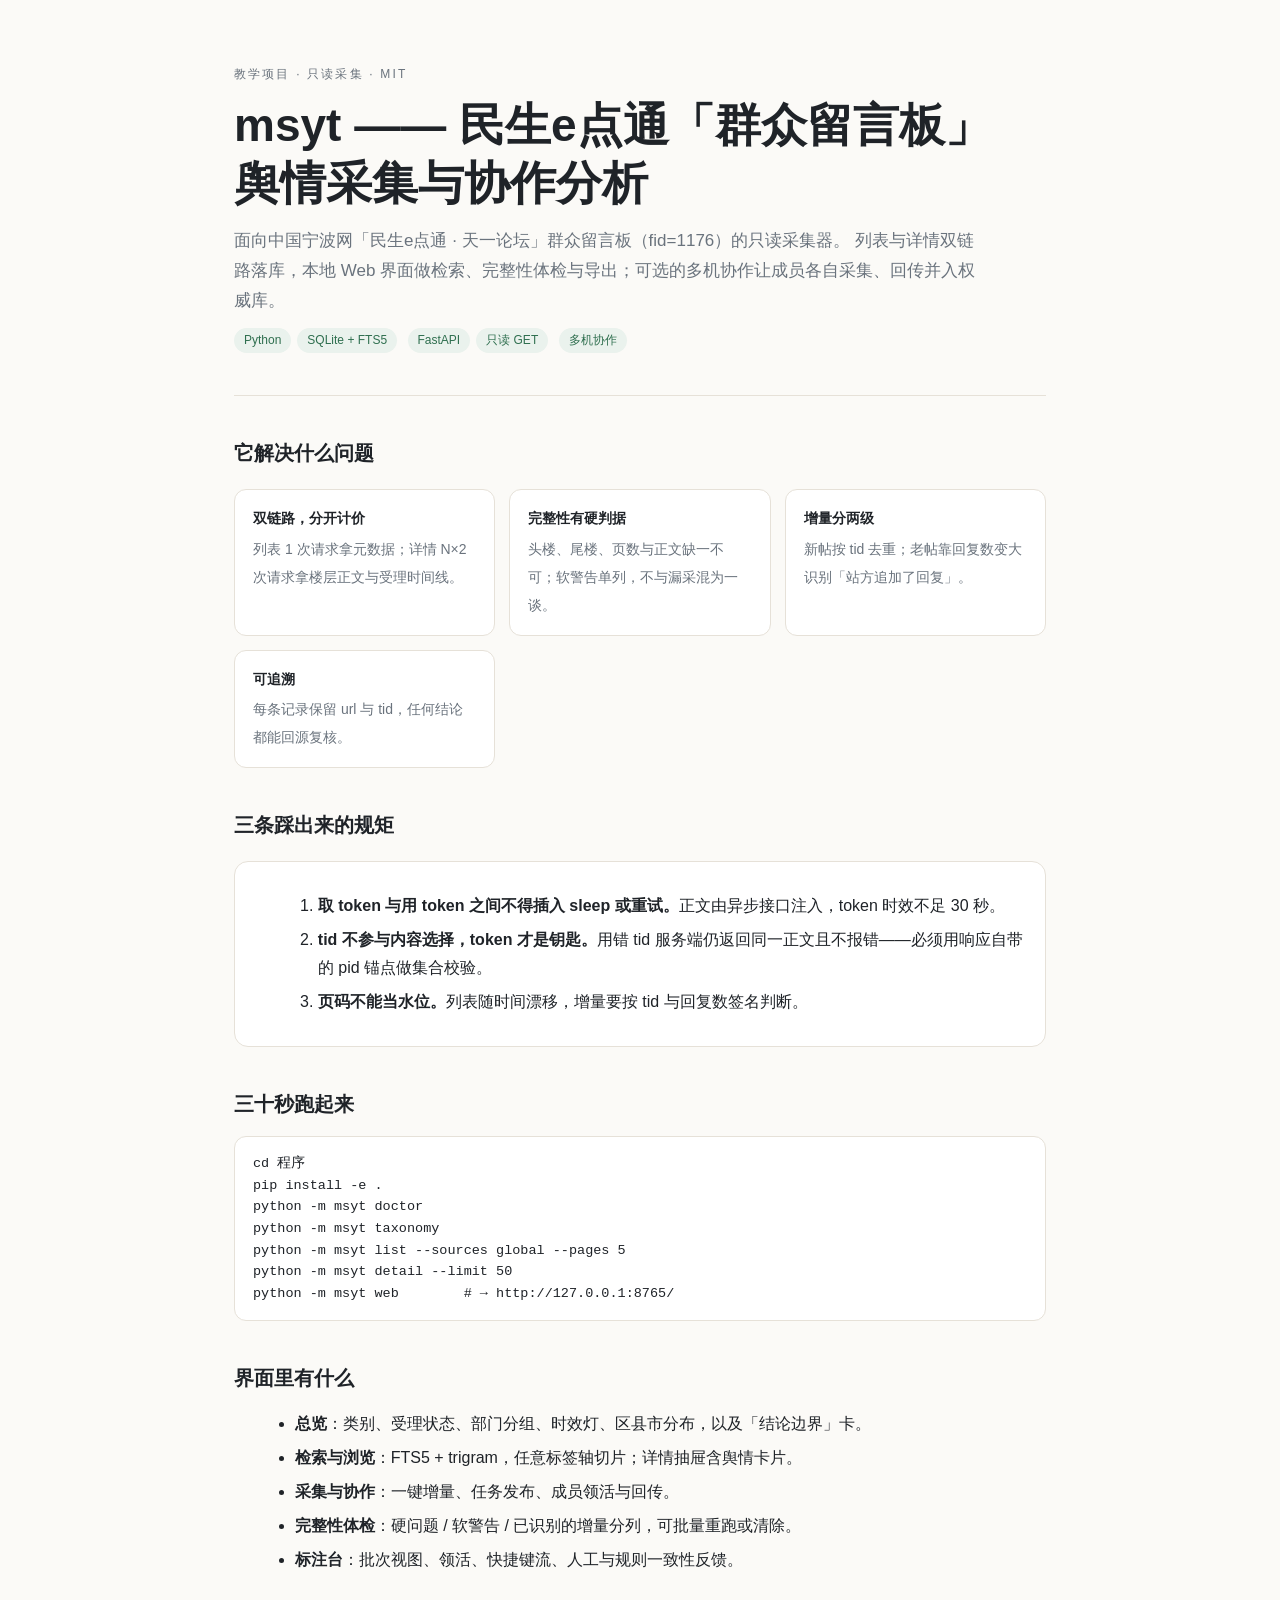
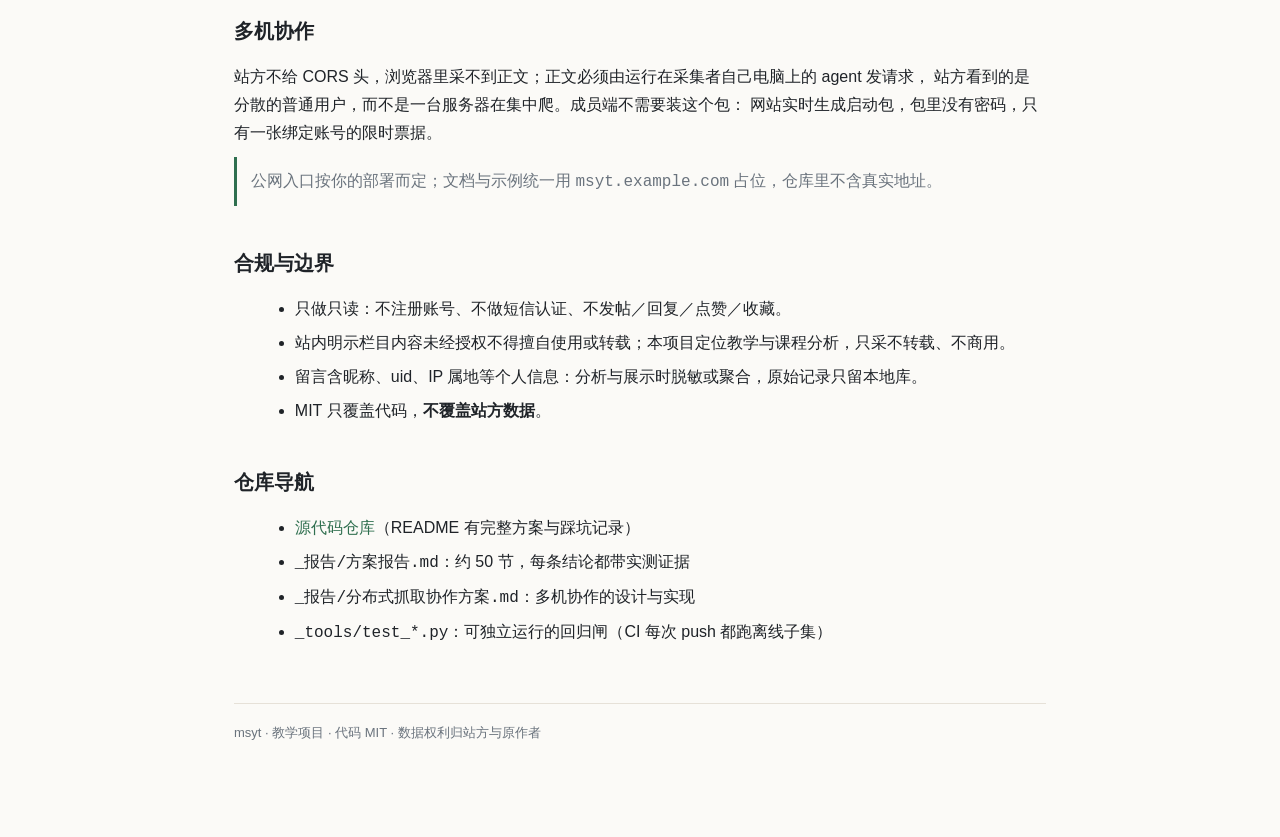
<file: docs/index.html>
<!doctype html>
<html lang="zh-CN">
<head>
<meta charset="utf-8">
<meta name="viewport" content="width=device-width, initial-scale=1">
<title>msyt · 民生e点通舆情采集器</title>
<meta name="description" content="教学用的地方论坛舆情采集与协作分析系统：只读采集、双链路落库、本地 Web 检索与完整性体检。">
<style>
:root{
  --bg:#fbfaf7; --fg:#1f2328; --muted:#6a737d; --line:#e6e1d8;
  --accent:#2f6f4f; --accent-soft:#eaf2ed; --card:#fff;
}
@media (prefers-color-scheme: dark){
  :root{ --bg:#14161a; --fg:#e8e6e1; --muted:#9aa3ad; --line:#2a2f36;
         --accent:#7fbf9b; --accent-soft:#1b2a22; --card:#1a1d22; }
}
*{box-sizing:border-box}
body{margin:0;background:var(--bg);color:var(--fg);
  font:16px/1.75 -apple-system,"Segoe UI","Noto Sans SC","PingFang SC",sans-serif;}
.wrap{max-width:860px;margin:0 auto;padding:64px 24px 96px}
.eyebrow{letter-spacing:.18em;font-size:12px;color:var(--muted);text-transform:uppercase}
h1{font-size:clamp(30px,5vw,46px);line-height:1.25;margin:12px 0 14px;font-weight:700}
.lede{color:var(--muted);font-size:17px;max-width:44em}
.rule{height:1px;background:var(--line);margin:36px 0}
h2{font-size:20px;margin:40px 0 14px;font-weight:650}
h3{font-size:16px;margin:22px 0 8px;font-weight:600}
p{margin:10px 0}
ul,ol{margin:10px 0 10px 1.3em}
li{margin:6px 0}
.card{background:var(--card);border:1px solid var(--line);border-radius:14px;padding:20px 22px;margin:18px 0}
.grid{display:grid;grid-template-columns:repeat(auto-fit,minmax(220px,1fr));gap:14px;margin:18px 0}
.cell{background:var(--card);border:1px solid var(--line);border-radius:12px;padding:16px 18px}
.cell b{display:block;font-size:14px;margin-bottom:4px}
.cell span{color:var(--muted);font-size:14px}
code,pre{font-family:ui-monospace,"Cascadia Code",Consolas,monospace}
pre{background:var(--card);border:1px solid var(--line);border-radius:12px;
  padding:16px 18px;overflow:auto;font-size:13.5px;line-height:1.6}
.tag{display:inline-block;background:var(--accent-soft);color:var(--accent);
  border-radius:999px;padding:2px 10px;font-size:12px;margin:0 6px 6px 0}
.note{border-left:3px solid var(--accent);padding:10px 0 10px 14px;color:var(--muted)}
footer{margin-top:56px;padding-top:18px;border-top:1px solid var(--line);
  color:var(--muted);font-size:13px}
a{color:var(--accent);text-decoration:none;border-bottom:1px solid transparent}
a:hover{border-bottom-color:var(--accent)}
</style>
</head>
<body>
<div class="wrap">

  <div class="eyebrow">教学项目 · 只读采集 · MIT</div>
  <h1>msyt —— 民生e点通「群众留言板」<br>舆情采集与协作分析</h1>
  <p class="lede">面向中国宁波网「民生e点通 · 天一论坛」群众留言板（fid=1176）的只读采集器。
  列表与详情双链路落库，本地 Web 界面做检索、完整性体检与导出；可选的多机协作让成员各自采集、回传并入权威库。</p>

  <p>
    <span class="tag">Python</span><span class="tag">SQLite + FTS5</span>
    <span class="tag">FastAPI</span><span class="tag">只读 GET</span>
    <span class="tag">多机协作</span>
  </p>

  <div class="rule"></div>

  <h2>它解决什么问题</h2>
  <div class="grid">
    <div class="cell"><b>双链路，分开计价</b><span>列表 1 次请求拿元数据；详情 N×2 次请求拿楼层正文与受理时间线。</span></div>
    <div class="cell"><b>完整性有硬判据</b><span>头楼、尾楼、页数与正文缺一不可；软警告单列，不与漏采混为一谈。</span></div>
    <div class="cell"><b>增量分两级</b><span>新帖按 tid 去重；老帖靠回复数变大识别「站方追加了回复」。</span></div>
    <div class="cell"><b>可追溯</b><span>每条记录保留 url 与 tid，任何结论都能回源复核。</span></div>
  </div>

  <h2>三条踩出来的规矩</h2>
  <div class="card">
    <ol>
      <li><b>取 token 与用 token 之间不得插入 sleep 或重试。</b>正文由异步接口注入，token 时效不足 30 秒。</li>
      <li><b>tid 不参与内容选择，token 才是钥匙。</b>用错 tid 服务端仍返回同一正文且不报错——必须用响应自带的 pid 锚点做集合校验。</li>
      <li><b>页码不能当水位。</b>列表随时间漂移，增量要按 tid 与回复数签名判断。</li>
    </ol>
  </div>

  <h2>三十秒跑起来</h2>
<pre>cd 程序
pip install -e .
python -m msyt doctor
python -m msyt taxonomy
python -m msyt list --sources global --pages 5
python -m msyt detail --limit 50
python -m msyt web        # → http://127.0.0.1:8765/</pre>

  <h2>界面里有什么</h2>
  <ul>
    <li><b>总览</b>：类别、受理状态、部门分组、时效灯、区县市分布，以及「结论边界」卡。</li>
    <li><b>检索与浏览</b>：FTS5 + trigram，任意标签轴切片；详情抽屉含舆情卡片。</li>
    <li><b>采集与协作</b>：一键增量、任务发布、成员领活与回传。</li>
    <li><b>完整性体检</b>：硬问题 / 软警告 / 已识别的增量分列，可批量重跑或清除。</li>
    <li><b>标注台</b>：批次视图、领活、快捷键流、人工与规则一致性反馈。</li>
  </ul>

  <h2>多机协作</h2>
  <p>站方不给 CORS 头，浏览器里采不到正文；正文必须由运行在采集者自己电脑上的 agent 发请求，
  站方看到的是分散的普通用户，而不是一台服务器在集中爬。成员端不需要装这个包：
  网站实时生成启动包，包里没有密码，只有一张绑定账号的限时票据。</p>
  <p class="note">公网入口按你的部署而定；文档与示例统一用 <code>msyt.example.com</code> 占位，仓库里不含真实地址。</p>

  <h2>合规与边界</h2>
  <ul>
    <li>只做只读：不注册账号、不做短信认证、不发帖／回复／点赞／收藏。</li>
    <li>站内明示栏目内容未经授权不得擅自使用或转载；本项目定位教学与课程分析，只采不转载、不商用。</li>
    <li>留言含昵称、uid、IP 属地等个人信息：分析与展示时脱敏或聚合，原始记录只留本地库。</li>
    <li>MIT 只覆盖代码，<b>不覆盖站方数据</b>。</li>
  </ul>

  <h2>仓库导航</h2>
  <ul>
    <li><a href="https://github.com/CoolCoolC666/msyt">源代码仓库</a>（README 有完整方案与踩坑记录）</li>
    <li><code>_报告/方案报告.md</code>：约 50 节，每条结论都带实测证据</li>
    <li><code>_报告/分布式抓取协作方案.md</code>：多机协作的设计与实现</li>
    <li><code>_tools/test_*.py</code>：可独立运行的回归闸（CI 每次 push 都跑离线子集）</li>
  </ul>

  <footer>
    msyt · 教学项目 · 代码 MIT · 数据权利归站方与原作者
  </footer>
</div>
</body>
</html>
</file>
